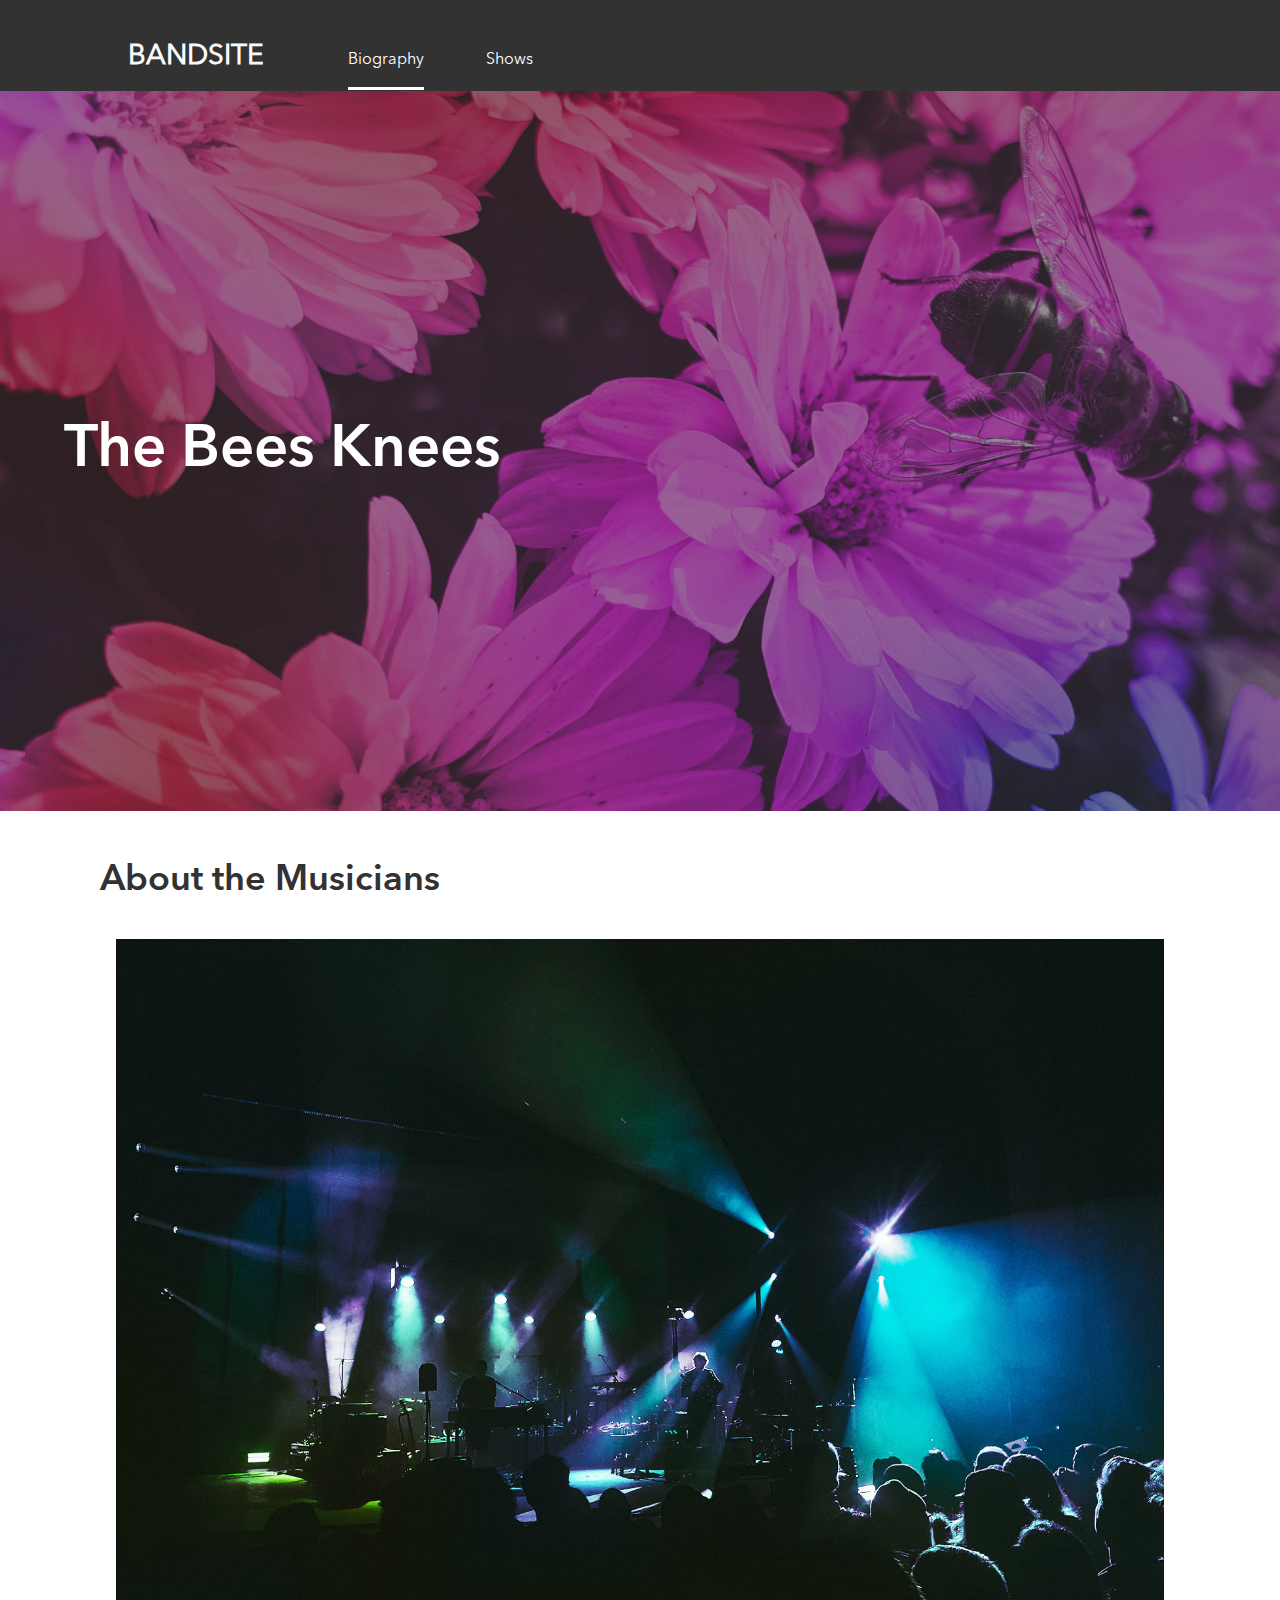
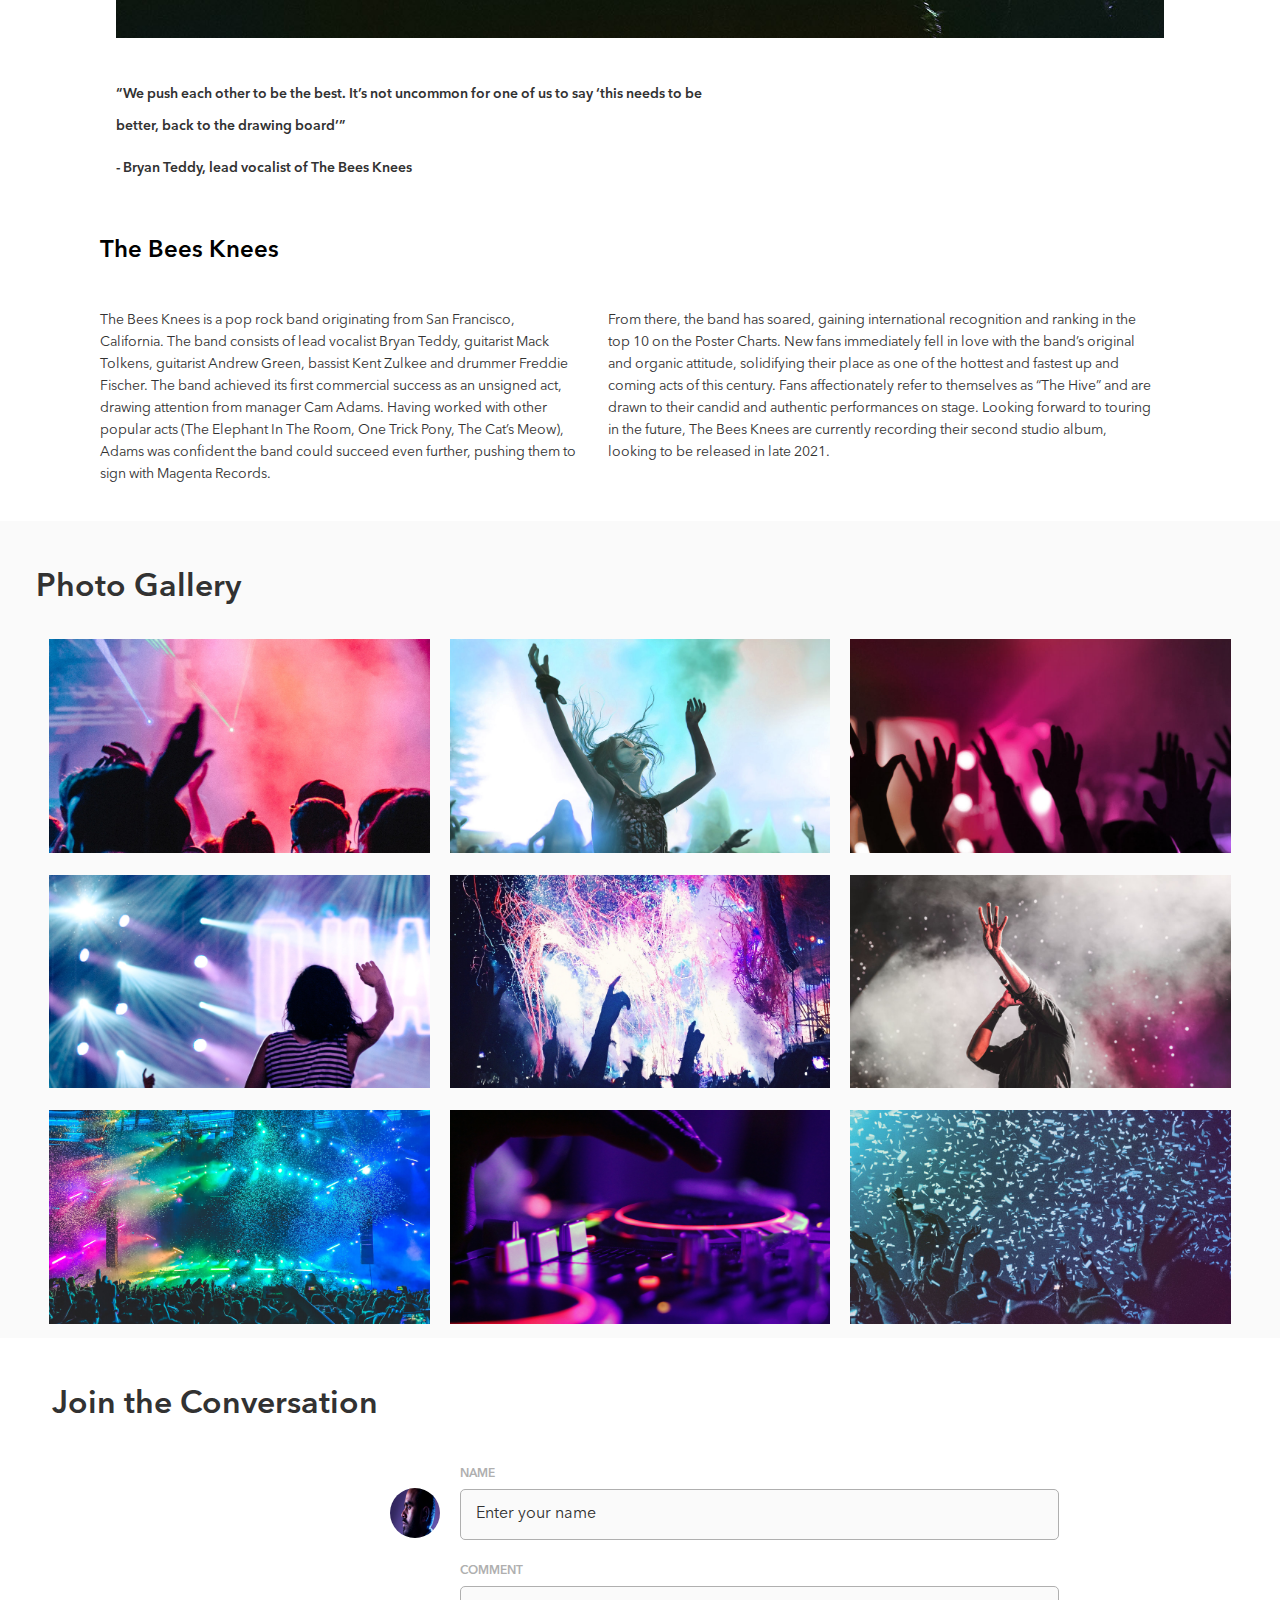
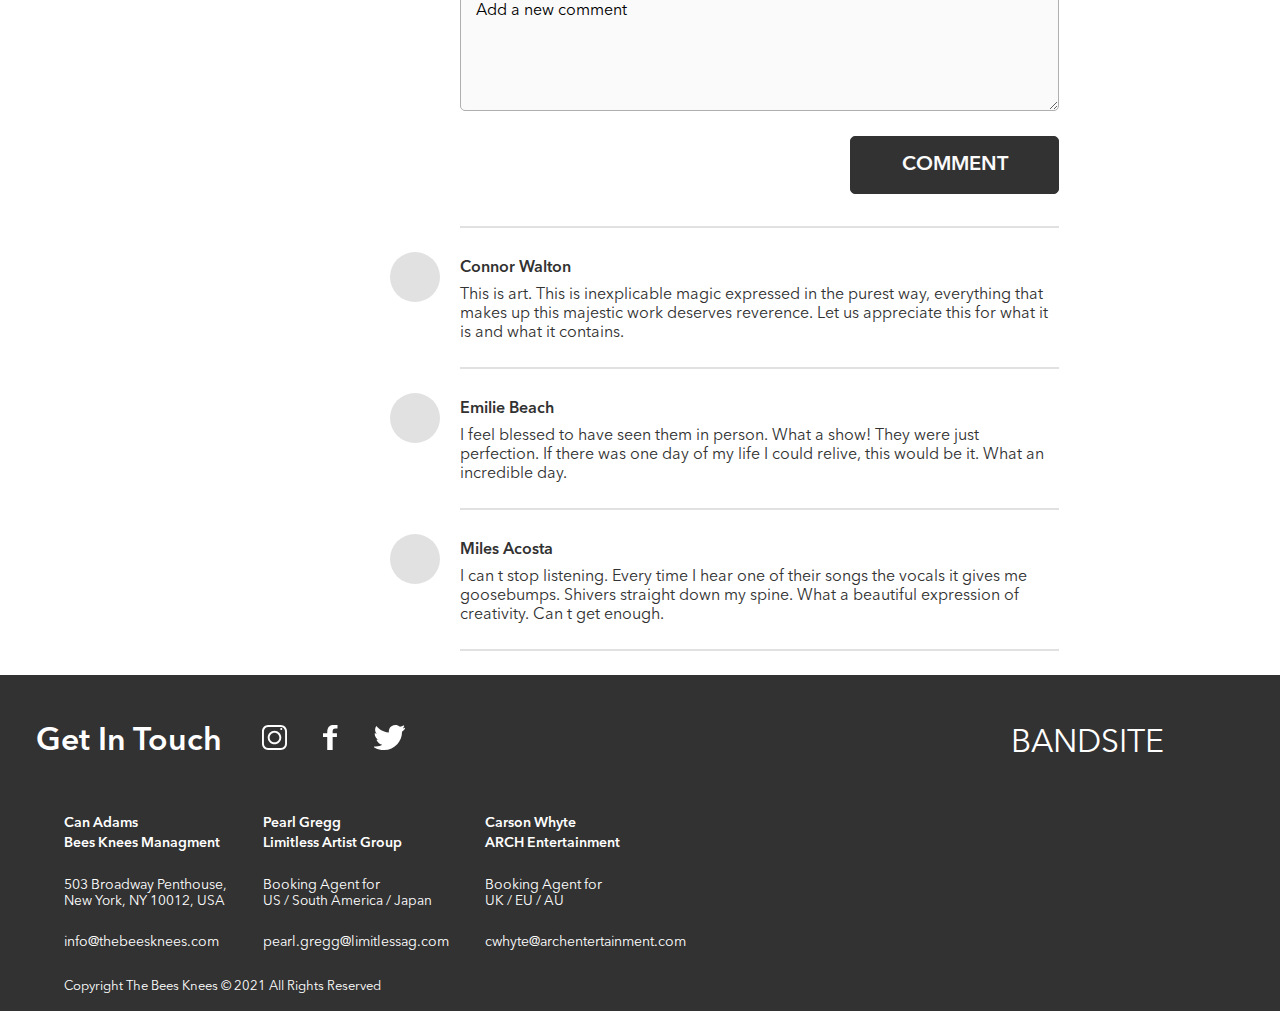
<file: index.html>
<!DOCTYPE html>
<html lang="en">
  <head>
    <meta charset="UTF-8" />
    <meta http-equiv="X-UA-Compatible" content="IE=edge" />
    <meta name="viewport" content="width=device-width, initial-scale=1.0" />
    <link rel="stylesheet" href="styles/bio.css" />
    <title>Band Site</title>
  </head>
  <body>
    <header>
      <h1><a href="index.html" class="header_component">BANDSITE</a></h1>
      <nav class="nav__links">
        <a class="header_component-logo1" href="index.html">Biography</a>
        <a class="header_component-logo2" href="pages/shows.html">Shows</a>
      </nav>
    </header>
    <main>
      <div class="hero">
        <p class="hero_title">The Bees Knees</p>
        <div class="color-overlay"></div>
      </div>
      <div>
        <div class="main__about">
          <p class="main__about--title">About the Musicians</p>
          <img class="main__about--img" src="assets/Images/band.jpg" />
          <p class="main__about--quote">
            “We push each other to be the best. It’s not uncommon for one of us
            to say ‘this needs to be better, back to the drawing board’”
          </p>
          <p class="main__about--source">
            - Bryan Teddy, lead vocalist of The Bees Knees
          </p>
        </div>
        <div class="main__about--info">
          <p class="main__about--paratitle">The Bees Knees</p>
          <section>
            <p class="main__about--para1">
              The Bees Knees is a pop rock band originating from San Francisco,
              California. The band consists of lead vocalist Bryan Teddy,
              guitarist Mack Tolkens, guitarist Andrew Green, bassist Kent
              Zulkee and drummer Freddie Fischer. The band achieved its first
              commercial success as an unsigned act, drawing attention from
              manager Cam Adams. Having worked with other popular acts (The
              Elephant In The Room, One Trick Pony, The Cat’s Meow), Adams was
              confident the band could succeed even further, pushing them to
              sign with Magenta Records.
            </p>
            <p class="main__about--para2">
              From there, the band has soared, gaining international recognition
              and ranking in the top 10 on the Poster Charts. New fans
              immediately fell in love with the band’s original and organic
              attitude, solidifying their place as one of the hottest and
              fastest up and coming acts of this century. Fans affectionately
              refer to themselves as “The Hive” and are drawn to their candid
              and authentic performances on stage. Looking forward to touring in
              the future, The Bees Knees are currently recording their second
              studio album, looking to be released in late 2021.
            </p>
          </section>
        </div>
      </div>
      <div class="main__gallery">
        <p>Photo Gallery</p>
        <section class="main__photos">
          <img
            class="main__photos--hover"
            src="assets/Images/Photo-gallery-1.jpg"
          />
          <img
            class="main__photos--hover"
            src="assets/Images/Photo-gallery-2.jpg"
          />
          <img
            class="main__photos--hover"
            src="assets/Images/Photo-gallery-3.jpg"
          />
          <img
            class="main__photos--hover"
            src="assets/Images/Photo-gallery-4.jpg"
          />
          <img
            class="main__photos--hover"
            src="assets/Images/Photo-gallery-5.jpg"
          />
          <img
            class="main__photos--hover"
            src="assets/Images/Photo-gallery-6.jpg"
          />
          <img
            class="main__photos--hover"
            src="assets/Images/Photo-gallery-7.jpg"
          />
          <img
            class="main__photos--hover"
            src="assets/Images/Photo-gallery-8.jpg"
          />
          <img
            class="main__photos--hover"
            src="assets/Images/Photo-gallery-9.jpg"
          />
        </section>
      </div>
      <div class="comment__section">
        <p class="comment__section-title">Join the Conversation</p>
        <form class="comment__section-form">
          <img class="comment__section-img" src="./assets/Images/Mohan-muruge.jpg" />
          <section class="comment__section-info">
          <p>NAME</p>
          <input class="comment__section-name" type="text" name="name" value="Enter your name">
          <p>COMMENT</p>
          <textarea class="comment__section-textarea" name="comment">Add a new comment</textarea> 
          <input class="comment__section-button" type="submit" value="COMMENT" />
          </section>
          <div class="comment__section-new">
              <!-- new comment area -->
            </div>
            <div class="comment__img"></div>
          <section class="comment__section-default">
            <p class="comment__section-person">Connor Walton</p>
            <p class="comment__section-comments">This is art. This is inexplicable magic expressed in the purest way, everything that
              makes up this majestic work deserves reverence. Let us appreciate this for what it
              is and what it contains.</p>
          </section>
          <div class="comment__img"></div>
          <section class="comment__section-default">
            <p class="comment__section-person">Emilie Beach</p>
            <p class="comment__section-comments">I feel blessed to have seen them in person. What a show! They were just
              perfection. If there was one day of my life I could relive, this would be it. What an
              incredible day.</p>
          </section>
          <div class="comment__img"></div>
          <section class="comment__section-default">
            <p class="comment__section-person">Miles Acosta</p>
            <p class="comment__section-comments">I can t stop listening. Every time I hear one of their songs the vocals it gives
              me goosebumps. Shivers straight down my spine. What a beautiful expression of
              creativity. Can t get enough.</p>
          </section>
        </form>
        <script src="scripts/index-page.js"></script>
      </div>
    </main>
    <footer>
      <p class="footer__title">Get In Touch</p>
      <section class="social__icons">
        <a href="https://www.instagram.com"
          ><img src="assets/Icons/SVG/Icon-instagram.svg"
        /></a>
        <a href="https://www.facebook.com"
          ><img src="assets/Icons/SVG/Icon-facebook.svg"
        /></a>
        <a href="https://www.twitter.com"
          ><img src="assets/Icons/SVG/Icon-twitter.svg"
        /></a>
      </section>
      <div class="footer__contact">
        <section class="footer__contact--top">
          <section class="footer__contact--title">
            <p>Can Adams</p>
            <p>Bees Knees Managment</p>
          </section>
          <p class="footer__contact--info">503 Broadway Penthouse,</p>
          <p class="footer__contact--country">New York, NY 10012, USA</p>
          <p class="footer__contact--info">info@thebeesknees.com</p>
        </section>
        <section class="footer__contact--middle">
          <section class="footer__contact--title">
            <p>Pearl Gregg</p>
            <p>Limitless Artist Group</p>
          </section>
          <p class="footer__contact--info">Booking Agent for</p>
          <p class="footer__contact--country">US / South America / Japan</p>
          <p class="footer__contact--info">pearl.gregg@limitlessag.com</p>
        </section>
        <section class="footer__contact--bottom">
          <section class="footer__contact--title">
            <p>Carson Whyte</p>
            <p>ARCH Entertainment</p>
          </section>
          <p class="footer__contact--info">Booking Agent for</p>
          <p class="footer__contact--country">UK / EU / AU</p>
          <p class="footer__contact--info">cwhyte@archentertainment.com</p>
        </section>
      </div>
      <section class="footer__bandsite">
        <p class="footer__bandsite--title">BANDSITE</p>
        <p class="footer__bandsite--copyright">
          Copyright The Bees Knees © 2021 All Rights Reserved
        </p>
      </section>
    </footer>
  </body>
</html>
</file>
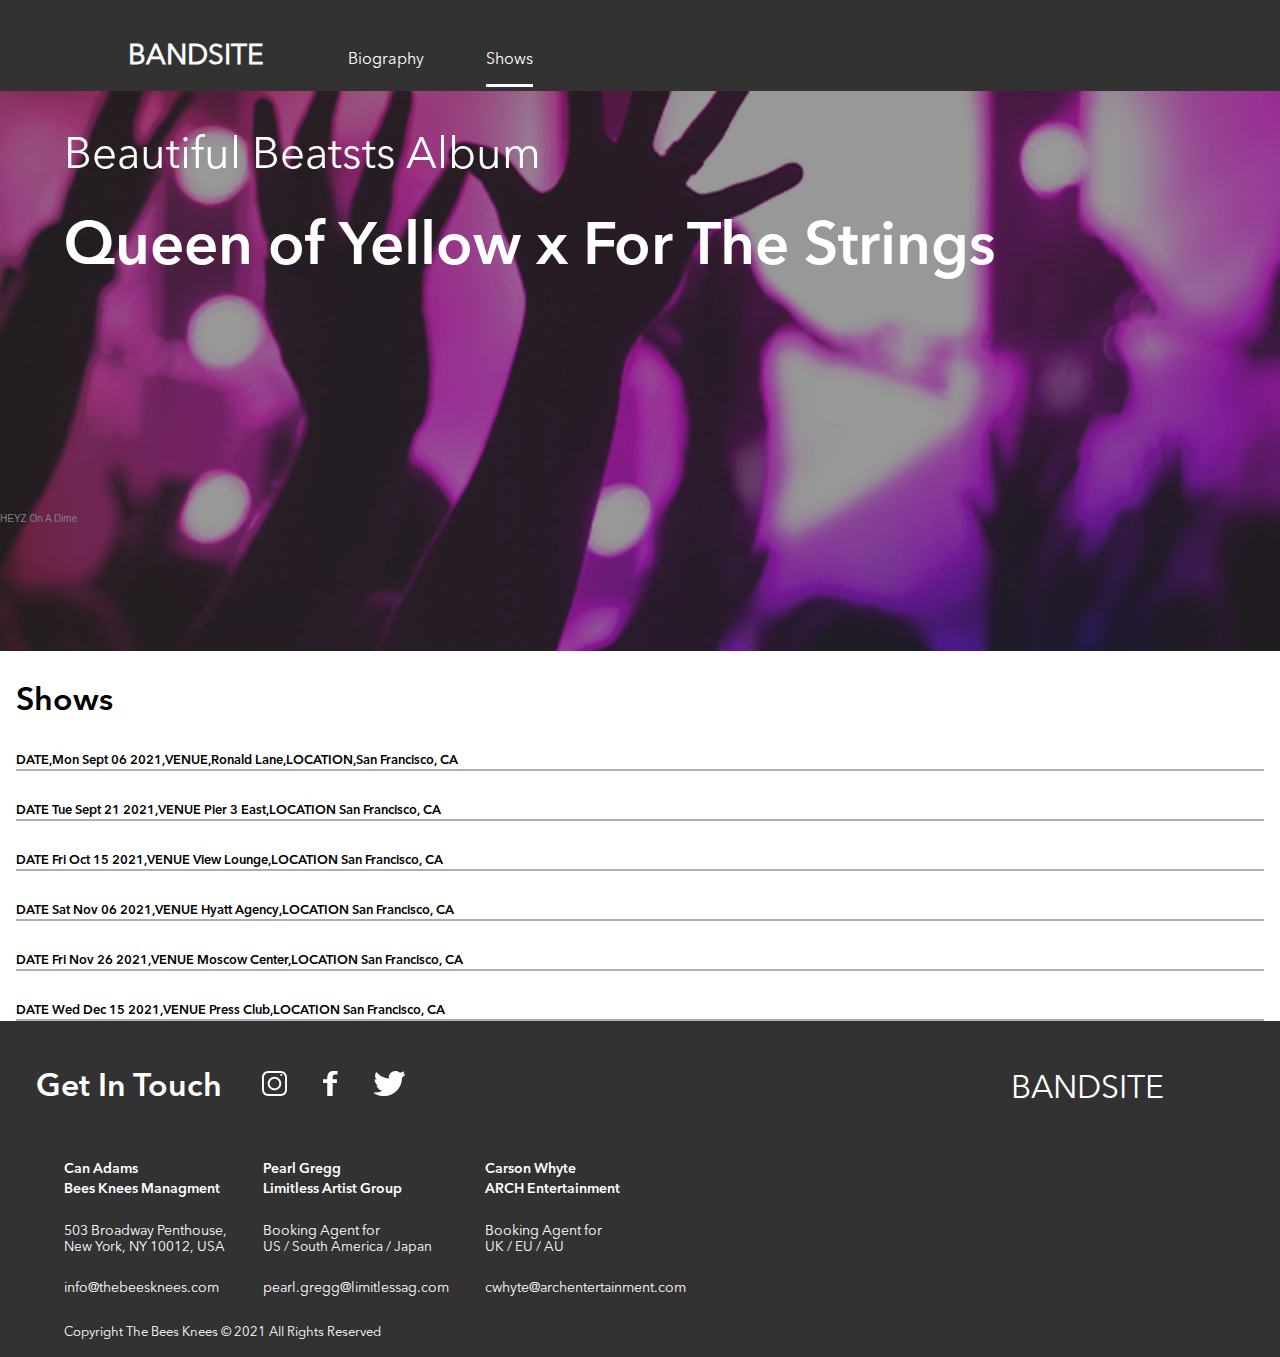
<file: pages/shows.html>
<!DOCTYPE html>
<html lang="en">
  <head>
    <meta charset="UTF-8" />
    <meta http-equiv="X-UA-Compatible" content="IE=edge" />
    <meta name="viewport" content="width=device-width, initial-scale=1.0" />
    <link rel="stylesheet" href="../styles/shows.css" />
    <title>Band Site</title>
  </head>
  <body>
    <header>
      <h1><a href="../index.html" class="header_component">BANDSITE</a></h1>
      <nav class="nav__links">
        <a class="header_component-logo1" href="../index.html">Biography</a>
        <a class="header_component-logo2" href="shows.html">Shows</a>
      </nav>
    </header>
        <div class="hero">
            <p class="hero__title-album">Beautiful Beatsts Album</p>
            <p class="hero__title-band">Queen of Yellow x For The Strings</p>
            <div class="color-overlay"></div>
            <iframe width="100%" height="166" scrolling="no" frameborder="no" allow="autoplay" src="https://w.soundcloud.com/player/?url=https%3A//api.soundcloud.com/tracks/1303405912&color=%23ff5500&auto_play=false&hide_related=false&show_comments=true&show_user=true&show_reposts=false&show_teaser=true"></iframe>
            <div style="font-size: 10px; color: #cccccc;line-break: anywhere;word-break: normal;overflow: hidden;white-space: nowrap;text-overflow: ellipsis; font-family: Interstate,Lucida Grande,Lucida Sans Unicode,Lucida Sans,Garuda,Verdana,Tahoma,sans-serif;font-weight: 100;">
                <a href="https://soundcloud.com/heyzmsc" title="HEYZ" target="_blank" style="color: #cccccc; text-decoration: none;">HEYZ</a> 
                <a href="https://soundcloud.com/heyzmsc/on-a-dime" title="On A Dime" target="_blank" style="color: #cccccc; text-decoration: none;">On A Dime</a>
            </div>
        </div>
    <main id="shows__page">
        <script type="text/javascript" src="../scripts/build-shows-page.js"></script>
    </main>
    <footer>
        <p class="footer__title">Get In Touch</p>
        <section class="social__icons">
          <a href="https://www.instagram.com"
            ><img src="../assets/Icons/SVG/Icon-instagram.svg"
          /></a>
          <a href="https://www.facebook.com"
            ><img src="../assets/Icons/SVG/Icon-facebook.svg"
          /></a>
          <a href="https://www.twitter.com"
            ><img src="../assets/Icons/SVG/Icon-twitter.svg"
          /></a>
        </section>
        <div class="footer__contact">
          <section class="footer__contact--top">
            <section class="footer__contact--title">
              <p>Can Adams</p>
              <p>Bees Knees Managment</p>
            </section>
            <p class="footer__contact--info">503 Broadway Penthouse,</p>
            <p class="footer__contact--country">New York, NY 10012, USA</p>
            <p class="footer__contact--info">info@thebeesknees.com</p>
          </section>
          <section class="footer__contact--middle">
            <section class="footer__contact--title">
              <p>Pearl Gregg</p>
              <p>Limitless Artist Group</p>
            </section>
            <p class="footer__contact--info">Booking Agent for</p>
            <p class="footer__contact--country">US / South America / Japan</p>
            <p class="footer__contact--info">pearl.gregg@limitlessag.com</p>
          </section>
          <section class="footer__contact--bottom">
            <section class="footer__contact--title">
              <p>Carson Whyte</p>
              <p>ARCH Entertainment</p>
            </section>
            <p class="footer__contact--info">Booking Agent for</p>
            <p class="footer__contact--country">UK / EU / AU</p>
            <p class="footer__contact--info">cwhyte@archentertainment.com</p>
          </section>
        </div>
        <section class="footer__bandsite">
          <p class="footer__bandsite--title">BANDSITE</p>
          <p class="footer__bandsite--copyright">
            Copyright The Bees Knees © 2021 All Rights Reserved
          </p>
        </section>
      </footer>
    </body>
  </html>
</file>
<file: styles/bio.css>
@font-face {
  font-family: "Avenir Next Bold";
  src: url(../assets/fonts/AvenirNextLTPro-Bold.otf);
}
@font-face {
  font-family: "Avenir Next Demi";
  src: url(../assets/fonts/AvenirNextLTPro-Demi.otf);
}
@font-face {
  font-family: "Avenir Next Regular";
  src: url(../assets/fonts/AvenirNextLTPro-Regular.otf);
}
/** Breakpoints **/
/** Body & Link Styling **/
* {
  box-sizing: border-box;
  margin: 0;
}

a:link {
  text-decoration: none;
}

.main__photos--hover:hover {
  opacity: 50%;
}

.header_component-logo1:hover {
  text-decoration: underline;
  -webkit-text-decoration-color: #fafafa;
          text-decoration-color: #fafafa;
  text-decoration-thickness: 3px;
  text-underline-offset: 21px;
}

.header_component-logo2:hover {
  text-decoration: underline;
  -webkit-text-decoration-color: #fafafa;
          text-decoration-color: #fafafa;
  text-decoration-thickness: 3px;
  text-underline-offset: 21px;
}

/** Navigation Styling **/
header {
  background-color: #323232;
  color: white;
}

header h1 {
  text-align: center;
}
@media screen and (min-width: 768px) {
  header h1 {
    display: inline-flex;
    padding-top: 20px;
    margin-right: 10%;
    padding-bottom: 7px;
    padding-left: 30px;
  }
}
@media screen and (min-width: 1280px) {
  header h1 {
    display: inline-flex;
    padding-top: 20px;
    margin-right: 80px;
    padding-bottom: 7px;
    padding-left: 10%;
  }
}

.header_component {
  font-family: "Avenir Next Regular";
  margin: 0;
  font-size: 1.75rem;
  text-decoration: none;
  color: #fafafa;
  padding-top: 20px;
  padding-bottom: 10px;
}

header p {
  font-family: "Avenir Next Regular";
  margin: 0;
  font-size: 1.75rem;
  text-decoration: none;
  text-align: center;
  padding-top: 20px;
  padding-bottom: 10px;
}
@media screen and (min-width: 768px) {
  header p {
    display: inline-flex;
    padding-top: 20px;
    margin-right: 10%;
    padding-bottom: 7px;
    padding-left: 30px;
  }
}
@media screen and (min-width: 1280px) {
  header p {
    display: inline-flex;
    padding-top: 20px;
    margin-right: 80px;
    padding-bottom: 7px;
    padding-left: 10%;
  }
}

.nav__links {
  font-family: "Avenir Next Regular";
}
@media screen and (max-width: 767px) {
  .nav__links {
    display: flex;
    flex-direction: row;
    justify-content: space-evenly;
  }
}
@media screen and (min-width: 768px) {
  .nav__links {
    display: inline-flex;
  }
}

.header_component-logo1 {
  border-bottom: 3px solid white;
  padding-bottom: 17px;
  color: white;
}
@media screen and (max-width: 767px) {
  .header_component-logo1 {
    width: 50%;
    text-align: center;
  }
}
@media screen and (min-width: 768px) {
  .header_component-logo1 {
    display: inline;
    width: 100%;
    margin-right: 50%;
    padding-top: 20px;
  }
}

.header_component-logo2 {
  width: 50%;
  color: white;
}
@media screen and (max-width: 767px) {
  .header_component-logo2 {
    text-align: center;
  }
}
@media screen and (min-width: 768px) {
  .header_component-logo2 {
    display: inline;
    width: 100%;
    margin-right: 50%;
    padding-top: 20px;
  }
}

/** Main Styling  **/
.hero {
  display: flex;
  align-items: center;
  background-image: url("../assets/Images/hero-bio.jpg");
  background-size: cover;
  background-position: center;
  position: relative;
}
@media screen and (max-width: 767px) {
  .hero {
    height: 15rem;
    width: auto;
  }
}
@media screen and (min-width: 768px) {
  .hero {
    height: 30rem;
    width: auto;
  }
}
@media screen and (min-width: 1280px) {
  .hero {
    height: 45rem;
    width: auto;
  }
}

.color-overlay {
  width: 100%;
  height: 100%;
  background: #323232;
  opacity: 50%;
  position: absolute;
  z-index: 1;
}

.hero_title {
  position: relative;
  font-family: "Avenir Next Demi";
  color: white;
  z-index: 2;
}
@media screen and (max-width: 767px) {
  .hero_title {
    padding-left: 16px;
    font-size: 2rem;
    line-height: 32px;
  }
}
@media screen and (min-width: 768px) {
  .hero_title {
    padding-left: 36px;
    font-size: 3.75rem;
    line-height: 68px;
  }
}
@media screen and (min-width: 1280px) {
  .hero_title {
    padding-left: 64px;
    font-size: 3.75rem;
    line-height: 68px;
  }
}

main div {
  color: #323232;
}

@media screen and (min-width: 768px) {
  .main__about {
    margin-left: 16px;
    margin-right: 16px;
  }
}
@media screen and (min-width: 1280px) {
  .main__about {
    margin-left: 36px;
    margin-right: 36px;
  }
}

.main__about--title {
  font-family: "Avenir Next Demi";
}
@media screen and (max-width: 767px) {
  .main__about--title {
    font-size: 2rem;
    padding-left: 16px;
    padding-top: 24px;
    margin-bottom: 16px;
    line-height: 32px;
  }
}
@media screen and (min-width: 768px) {
  .main__about--title {
    font-size: 2.25rem;
    padding-left: 36px;
    padding-top: 48px;
    margin-bottom: 36px;
    line-height: 44px;
  }
}
@media screen and (min-width: 1280px) {
  .main__about--title {
    font-size: 2.25rem;
    padding-left: 64px;
    padding-top: 48px;
    margin-bottom: 36px;
    line-height: 44px;
  }
}

@media screen and (max-width: 767px) {
  .main__about--img {
    width: 100%;
    height: auto;
    padding-left: 16px;
    padding-right: 16px;
  }
}
@media screen and (min-width: 768px) {
  .main__about--img {
    width: 100%;
    height: auto;
    padding-left: 36px;
    padding-right: 36px;
  }
}
@media screen and (min-width: 1280px) {
  .main__about--img {
    width: 100%;
    height: auto;
    padding-left: 80px;
    padding-right: 80px;
  }
}

.main__about .main__about--quote {
  font-family: "Avenir Next Demi";
  font-size: 0.875rem;
  margin: 0;
}
@media screen and (max-width: 767px) {
  .main__about .main__about--quote {
    padding: 16px 16px 8px 16px;
    line-height: 22px;
  }
}
@media screen and (min-width: 768px) {
  .main__about .main__about--quote {
    padding: 36px 36px 18px 36px;
    line-height: 32px;
  }
}
@media screen and (min-width: 1280px) {
  .main__about .main__about--quote {
    padding: 36px 36px 18px 80px;
    width: 60%;
    line-height: 32px;
  }
}

.main__about .main__about--source {
  font-family: "Avenir Next Demi";
  font-size: 0.875rem;
  margin: 0;
}
@media screen and (max-width: 767px) {
  .main__about .main__about--source {
    padding: 0 16px;
  }
}
@media screen and (min-width: 768px) {
  .main__about .main__about--source {
    padding: 0 36px;
  }
}
@media screen and (min-width: 1280px) {
  .main__about .main__about--source {
    padding: 0 80px;
  }
}

.main__about--info {
  font-family: "Avenir Next Regular";
}
@media screen and (min-width: 768px) {
  .main__about--info {
    margin-left: 16px;
    margin-right: 16px;
  }
}
@media screen and (min-width: 1280px) {
  .main__about--info {
    margin-left: 36px;
    margin-right: 36px;
  }
}

.main__about--info .main__about--paratitle {
  color: black;
}
@media screen and (max-width: 767px) {
  .main__about--info .main__about--paratitle {
    font-family: "Avenir Next Regular";
    font-size: 1rem;
    padding: 24px 16px 16px 16px;
    line-height: 32px;
  }
}
@media screen and (min-width: 768px) {
  .main__about--info .main__about--paratitle {
    font-family: "Avenir Next Demi";
    padding: 52px 36px 36px 36px;
    font-size: 1.5rem;
    line-height: 44px;
  }
}
@media screen and (min-width: 1280px) {
  .main__about--info .main__about--paratitle {
    font-family: "Avenir Next Demi";
    padding: 52px 36px 36px 64px;
    font-size: 1.5rem;
    line-height: 44px;
  }
}

.main__about--info .main__about--para1,
.main__about--info .main__about--para2 {
  font-family: "Avenir Next Regular";
}
@media screen and (max-width: 767px) {
  .main__about--info .main__about--para1,
.main__about--info .main__about--para2 {
    padding: 0 16px 16px 16px;
    font-size: 0.8125;
    line-height: 18px;
  }
}
@media screen and (min-width: 768px) {
  .main__about--info .main__about--para1,
.main__about--info .main__about--para2 {
    line-height: 20pt;
    font-size: 0.875rem;
    line-height: 22px;
  }
}
@media screen and (min-width: 1280px) {
  .main__about--info .main__about--para1,
.main__about--info .main__about--para2 {
    line-height: 20pt;
    font-size: 0.875rem;
    line-height: 22px;
  }
}

@media screen and (min-width: 768px) {
  .main__about--info .main__about--para1 {
    display: inline-flex;
    flex-direction: row;
    width: 45%;
    padding: 0 0px 36px 36px;
  }
}
@media screen and (min-width: 1280px) {
  .main__about--info .main__about--para1 {
    display: inline-flex;
    flex-direction: row;
    width: 45%;
    padding: 0 0px 36px 64px;
  }
}

@media screen and (min-width: 768px) {
  .main__about--info .main__about--para2 {
    display: inline-flex;
    flex-direction: row;
    width: 50%;
    padding: 0 36px 36px 24px;
  }
}

/**Main Photo Gallery Styling**/
.main__gallery {
  font-family: "Avenir Next Demi";
  background-color: #fafafa;
  color: #323232;
}

.main__gallery p {
  font-size: 2rem;
}
@media screen and (max-width: 767px) {
  .main__gallery p {
    padding: 24px 16px 0 16px;
  }
}
@media screen and (min-width: 768px) {
  .main__gallery p {
    padding: 48px 0 0 36px;
  }
}
@media screen and (min-width: 1280px) {
  .main__gallery p {
    padding: 48px 0 0 36px;
  }
}

@media screen and (min-width: 768px) {
  .main__photos {
    padding-top: 24px;
    margin-left: auto;
    margin-right: auto;
    text-align: center;
  }
}

.main__photos img {
  width: 100%;
  height: auto;
}
@media screen and (max-width: 767px) {
  .main__photos img {
    padding: 8px 16px;
  }
}
@media screen and (min-width: 768px) {
  .main__photos img {
    display: inline-flex;
    flex-direction: row;
    width: 31%;
    height: auto;
    padding: 8px 8px;
  }
}

/**Main Comment Section Styling**/
.comment__section-title {
  font-family: "Avenir Next Demi";
  color: #323232;
  background-color: white;
}

.comment__section {
  font-family: "Avenir Next Demi";
  color: #AFAFAF;
  background-color: white;
  padding: 0 16px 0 16px;
}

.comment__section-title {
  font-size: 2rem;
}
@media screen and (max-width: 767px) {
  .comment__section-title {
    padding: 24px 16px 0 0;
  }
}
@media screen and (min-width: 768px) {
  .comment__section-title {
    padding: 48px 0 0 36px;
  }
}
@media screen and (min-width: 1280px) {
  .comment__section-title {
    padding: 48px 0 0 36px;
  }
}

.comment__section-img {
  margin-top: 64px;
  display: inline;
  width: 50px;
  height: 50px;
  border-radius: 50%;
  position: relative;
  overflow: hidden;
  margin-bottom: -95px;
}

.comment__section-form {
  display: flex;
  flex-direction: column;
}
@media screen and (min-width: 1280px) {
  .comment__section-form {
    margin-left: 30%;
    margin-right: 10%;
  }
}

.comment__section-info {
  display: flex;
  width: 80%;
  flex-direction: column;
  margin-left: 70px;
  border-bottom: 2px solid #E1E1E1;
  padding-bottom: 16px;
  margin-bottom: 24px;
}

.comment__section-info p {
  padding: 24px 0 8px 0;
  font-size: 0.75rem;
}

.comment__section-textarea {
  height: 125px;
  width: 100%;
  border: 1px solid #AFAFAF;
  font-family: "Avenir Next Regular";
  background-color: #fafafa;
  font-size: 1rem;
  padding: 15px;
  margin-bottom: 25px;
  border-radius: 5px;
}

.comment__section-default {
  display: flex;
  width: 80%;
  flex-direction: column;
  margin-left: 70px;
  margin-top: -75px;
}

.comment__section-name {
  width: 100%;
  border: 1px solid #AFAFAF;
  color: #323232;
  font-family: "Avenir Next Regular";
  background-color: #fafafa;
  font-size: 1rem;
  padding: 15px;
  border-radius: 5px;
}

.comment__section-button {
  width: 100%;
  font-family: "Avenir Next Demi";
  background-color: #323232;
  border: 1px solid #323232;
  color: #fafafa;
  font-size: 1.25rem;
  padding: 16px 0 16px 0;
  margin-bottom: 16px;
  border-radius: 5px;
}
@media screen and (min-width: 768px) {
  .comment__section-button {
    width: 35%;
    margin-left: 65%;
  }
}

.comment__section-person {
  font-family: "Avenir Next Demi";
  color: #323232;
  padding-top: 32px;
  padding-bottom: 8px;
}

.comment__section-comments {
  font-family: "Avenir Next Regular";
  color: #323232;
  padding-bottom: 24px;
  border-bottom: 2px solid #E1E1E1;
  margin-bottom: 24px;
}

.comment__img {
  display: inline;
  width: 50px;
  height: 50px;
  border-radius: 50%;
  position: relative;
  overflow: hidden;
  background-color: #E1E1E1;
}

.comment__section-new {
  font-family: "Avenir Next Regular";
  color: #323232;
  padding-left: 70px;
}

/** Footer Styling **/
footer {
  background-color: #323232;
  color: white;
  padding-right: 16px;
}
@media screen and (max-width: 767px) {
  footer {
    padding-left: 16px;
  }
}

.footer__title {
  font-family: "Avenir Next Demi";
  font-size: 2rem;
}
@media screen and (max-width: 767px) {
  .footer__title {
    padding-top: 24px;
    padding-bottom: 16px;
  }
}
@media screen and (min-width: 768px) {
  .footer__title {
    display: inline-flex;
    padding: 48px 36px 36px 36px;
  }
}
@media screen and (min-width: 1280px) {
  .footer__title {
    display: inline-flex;
    padding: 48px 36px 36px 36px;
  }
}

@media screen and (min-width: 768px) {
  .social__icons {
    display: inline;
    margin-right: 15%;
  }
}
@media screen and (min-width: 1280px) {
  .social__icons {
    display: inline;
    margin-right: 60%;
  }
}

footer img {
  width: auto;
  height: 25px;
}

footer a {
  padding-right: 32px;
}

@media screen and (min-width: 768px) {
  .footer__contact {
    display: inline-flex;
    flex-direction: row;
    justify-content: flex-start;
  }
}

.footer__contact--top {
  padding-top: 16px;
}
@media screen and (min-width: 768px) {
  .footer__contact--top {
    display: inline-flex;
    flex-direction: column;
    width: 80%;
    padding-right: 36px;
    padding-left: 36px;
  }
}
@media screen and (min-width: 1280px) {
  .footer__contact--top {
    display: inline-flex;
    flex-direction: column;
    width: 100%;
    padding-right: 36px;
    padding-left: 64px;
  }
}

.footer__contact--middle {
  padding-top: 16px;
}
@media screen and (min-width: 768px) {
  .footer__contact--middle {
    display: inline-flex;
    flex-direction: column;
    width: 80%;
    padding-right: 36px;
  }
}

.footer__contact--bottom {
  padding-top: 16px;
}
@media screen and (min-width: 768px) {
  .footer__contact--bottom {
    display: inline-flex;
    flex-direction: column;
    width: 80%;
  }
}

.footer__contact--title {
  font-family: "Avenir Next Demi";
}
@media screen and (max-width: 767px) {
  .footer__contact--title {
    padding-top: 16px;
    padding-bottom: 16px;
    font-size: 0.8125rem;
  }
}
@media screen and (min-width: 768px) {
  .footer__contact--title {
    padding-bottom: 24px;
    line-height: 15pt;
    font-size: 0.875rem;
  }
}
@media screen and (min-width: 1280px) {
  .footer__contact--title {
    font-size: 0.875rem;
  }
}

.footer__contact--info {
  font-family: "Avenir Next Regular";
}
@media screen and (max-width: 767px) {
  .footer__contact--info {
    padding-bottom: 24px;
    font-size: 0.8125rem;
  }
}
@media screen and (min-width: 768px) {
  .footer__contact--info {
    font-size: 0.875rem;
  }
}
@media screen and (min-width: 1280px) {
  .footer__contact--info {
    font-size: 0.875rem;
  }
}

.footer__contact--country {
  font-family: "Avenir Next Regular";
  font-size: 0.85rem;
}
@media screen and (max-width: 767px) {
  .footer__contact--country {
    padding-bottom: 24px;
  }
}
@media screen and (min-width: 768px) {
  .footer__contact--country {
    padding-bottom: 24px;
  }
}

footer .footer__bandsite--title {
  font-family: "Avenir Next Regular";
  font-size: 2rem;
  padding-top: 24px;
  padding-bottom: 16px;
}
@media screen and (min-width: 768px) {
  footer .footer__bandsite--title {
    display: flex;
    margin-top: -250px;
    margin-left: 80%;
  }
}

.footer__bandsite--copyright {
  font-family: "Avenir Next Regular";
  font-size: 0.8125rem;
  padding-bottom: 16px;
}
@media screen and (min-width: 768px) {
  .footer__bandsite--copyright {
    padding-left: 36px;
    align-self: flex-start;
    margin-top: 200px;
  }
}
@media screen and (min-width: 1280px) {
  .footer__bandsite--copyright {
    padding-left: 64px;
    align-self: flex-start;
    margin-top: 200px;
  }
}/*# sourceMappingURL=bio.css.map */
</file>
<file: styles/shows.css>
@font-face {
  font-family: "Avenir Next Bold";
  src: url(../assets/fonts/AvenirNextLTPro-Bold.otf);
}
@font-face {
  font-family: "Avenir Next Demi";
  src: url(../assets/fonts/AvenirNextLTPro-Demi.otf);
}
@font-face {
  font-family: "Avenir Next Regular";
  src: url(../assets/fonts/AvenirNextLTPro-Regular.otf);
}
/** Breakpoints **/
/** Body & Link Styling **/
* {
  box-sizing: border-box;
  margin: 0;
}

a:link {
  text-decoration: none;
}

.main__photos--hover:hover {
  opacity: 50%;
}

.header_component-logo1:hover {
  text-decoration: underline;
  -webkit-text-decoration-color: #fafafa;
          text-decoration-color: #fafafa;
  text-decoration-thickness: 3px;
  text-underline-offset: 18px;
}

.header_component-logo2:hover {
  text-decoration: underline;
  -webkit-text-decoration-color: #fafafa;
          text-decoration-color: #fafafa;
  text-decoration-thickness: 3px;
  text-underline-offset: 18px;
}

/** Navigation Styling **/
header {
  background-color: #323232;
  color: white;
}

header h1 {
  text-align: center;
}
@media screen and (min-width: 768px) {
  header h1 {
    display: inline-flex;
    padding-top: 20px;
    margin-right: 10%;
    padding-bottom: 7px;
    padding-left: 30px;
  }
}
@media screen and (min-width: 1280px) {
  header h1 {
    display: inline-flex;
    padding-top: 20px;
    margin-right: 80px;
    padding-bottom: 7px;
    padding-left: 10%;
  }
}

.header_component {
  font-family: "Avenir Next Regular";
  margin: 0;
  font-size: 1.75rem;
  text-decoration: none;
  color: #fafafa;
  padding-top: 20px;
  padding-bottom: 10px;
}

header p {
  font-family: "Avenir Next Regular";
  margin: 0;
  font-size: 1.75rem;
  text-decoration: none;
  text-align: center;
  padding-top: 20px;
  padding-bottom: 10px;
}
@media screen and (min-width: 768px) {
  header p {
    display: inline-flex;
    padding-top: 20px;
    margin-right: 10%;
    padding-bottom: 7px;
    padding-left: 30px;
  }
}
@media screen and (min-width: 1280px) {
  header p {
    display: inline-flex;
    padding-top: 20px;
    margin-right: 80px;
    padding-bottom: 7px;
    padding-left: 10%;
  }
}

.nav__links {
  font-family: "Avenir Next Regular";
}
@media screen and (max-width: 767px) {
  .nav__links {
    display: flex;
    flex-direction: row;
    justify-content: space-evenly;
  }
}
@media screen and (min-width: 768px) {
  .nav__links {
    display: inline-flex;
  }
}

.header_component-logo1 {
  padding-bottom: 17px;
  color: white;
}
@media screen and (max-width: 767px) {
  .header_component-logo1 {
    width: 50%;
    text-align: center;
  }
}
@media screen and (min-width: 768px) {
  .header_component-logo1 {
    display: inline;
    width: 100%;
    margin-right: 50%;
    padding-top: 20px;
  }
}

.header_component-logo2 {
  border-bottom: 3px solid white;
  width: 50%;
  color: white;
}
@media screen and (max-width: 767px) {
  .header_component-logo2 {
    text-align: center;
  }
}
@media screen and (min-width: 768px) {
  .header_component-logo2 {
    display: inline;
    width: 100%;
    margin-right: 50%;
    padding-top: 20px;
  }
}

/**Hero Styling**/
.hero {
  display: flex;
  background-image: url("../assets/Images/hero-shows.jpg");
  background-size: cover;
  background-position: center;
  position: relative;
  flex-direction: column;
  align-items: flex-start;
}
@media screen and (max-width: 767px) {
  .hero {
    height: 22rem;
    width: auto;
  }
}
@media screen and (min-width: 768px) {
  .hero {
    height: 30rem;
    width: auto;
  }
}
@media screen and (min-width: 1280px) {
  .hero {
    height: 35rem;
    width: auto;
  }
}

.color-overlay {
  width: 100%;
  height: 100%;
  background: #323232;
  opacity: 50%;
  position: absolute;
  z-index: 1;
}

div .hero__title-album {
  position: relative;
  font-family: "Avenir Next Regular";
  color: white;
  z-index: 2;
  font-size: 1rem;
  padding: 32px 16px;
}
@media screen and (min-width: 768px) {
  div .hero__title-album {
    padding-bottom: 24px;
    padding-left: 36px;
    font-size: 2.75rem;
    line-height: 68px;
  }
}
@media screen and (min-width: 1280px) {
  div .hero__title-album {
    padding-left: 64px;
    padding-bottom: 24px;
    font-size: 2.75rem;
    line-height: 68px;
  }
}

.hero__title-band {
  position: relative;
  font-family: "Avenir Next Demi";
  color: white;
  z-index: 2;
  padding-bottom: 24px;
  padding-left: 16px;
  font-size: 2rem;
  line-height: 32px;
}
@media screen and (min-width: 768px) {
  .hero__title-band {
    padding-bottom: 36px;
    padding-left: 36px;
    font-size: 3.75rem;
    line-height: 68px;
  }
}
@media screen and (min-width: 1280px) {
  .hero__title-band {
    padding-left: 64px;
    padding-bottom: 64px;
    font-size: 3.75rem;
    line-height: 68px;
  }
}

iframe {
  padding: 0 16px 16px 16px;
}

/**Main Styling**/
main {
  font-family: "Avenir Next Demi";
  margin-left: 16px;
  margin-right: 16px;
  margin-top: 32px;
  font-size: 1rem;
}

li {
  list-style: none;
  font-family: "Avenir Next Demi";
  color: black;
  margin-top: 32px;
  font-size: 0.8rem;
  border-bottom: 2px solid #AFAFAF;
}

/** Footer Styling **/
footer {
  background-color: #323232;
  color: white;
  padding-right: 16px;
}
@media screen and (max-width: 767px) {
  footer {
    padding-left: 16px;
  }
}

.footer__title {
  font-family: "Avenir Next Demi";
  font-size: 2rem;
}
@media screen and (max-width: 767px) {
  .footer__title {
    padding-top: 24px;
    padding-bottom: 16px;
  }
}
@media screen and (min-width: 768px) {
  .footer__title {
    display: inline-flex;
    padding: 48px 36px 36px 36px;
  }
}
@media screen and (min-width: 1280px) {
  .footer__title {
    display: inline-flex;
    padding: 48px 36px 36px 36px;
  }
}

@media screen and (min-width: 768px) {
  .social__icons {
    display: inline;
    margin-right: 15%;
  }
}
@media screen and (min-width: 1280px) {
  .social__icons {
    display: inline;
    margin-right: 60%;
  }
}

footer img {
  width: auto;
  height: 25px;
}

footer a {
  padding-right: 32px;
}

@media screen and (min-width: 768px) {
  .footer__contact {
    display: inline-flex;
    flex-direction: row;
    justify-content: flex-start;
  }
}

.footer__contact--top {
  padding-top: 16px;
}
@media screen and (min-width: 768px) {
  .footer__contact--top {
    display: inline-flex;
    flex-direction: column;
    width: 80%;
    padding-right: 36px;
    padding-left: 36px;
  }
}
@media screen and (min-width: 1280px) {
  .footer__contact--top {
    display: inline-flex;
    flex-direction: column;
    width: 100%;
    padding-right: 36px;
    padding-left: 64px;
  }
}

.footer__contact--middle {
  padding-top: 16px;
}
@media screen and (min-width: 768px) {
  .footer__contact--middle {
    display: inline-flex;
    flex-direction: column;
    width: 80%;
    padding-right: 36px;
  }
}

.footer__contact--bottom {
  padding-top: 16px;
}
@media screen and (min-width: 768px) {
  .footer__contact--bottom {
    display: inline-flex;
    flex-direction: column;
    width: 80%;
  }
}

.footer__contact--title {
  font-family: "Avenir Next Demi";
}
@media screen and (max-width: 767px) {
  .footer__contact--title {
    padding-top: 16px;
    padding-bottom: 16px;
    font-size: 0.8125rem;
  }
}
@media screen and (min-width: 768px) {
  .footer__contact--title {
    padding-bottom: 24px;
    line-height: 15pt;
    font-size: 0.875rem;
  }
}
@media screen and (min-width: 1280px) {
  .footer__contact--title {
    font-size: 0.875rem;
  }
}

.footer__contact--info {
  font-family: "Avenir Next Regular";
}
@media screen and (max-width: 767px) {
  .footer__contact--info {
    padding-bottom: 24px;
    font-size: 0.8125rem;
  }
}
@media screen and (min-width: 768px) {
  .footer__contact--info {
    font-size: 0.875rem;
  }
}
@media screen and (min-width: 1280px) {
  .footer__contact--info {
    font-size: 0.875rem;
  }
}

.footer__contact--country {
  font-family: "Avenir Next Regular";
  font-size: 0.85rem;
}
@media screen and (max-width: 767px) {
  .footer__contact--country {
    padding-bottom: 24px;
  }
}
@media screen and (min-width: 768px) {
  .footer__contact--country {
    padding-bottom: 24px;
  }
}

footer .footer__bandsite--title {
  font-family: "Avenir Next Regular";
  font-size: 2rem;
  padding-top: 24px;
  padding-bottom: 16px;
}
@media screen and (min-width: 768px) {
  footer .footer__bandsite--title {
    display: flex;
    margin-top: -250px;
    margin-left: 80%;
  }
}

.footer__bandsite--copyright {
  font-family: "Avenir Next Regular";
  font-size: 0.8125rem;
  padding-bottom: 16px;
}
@media screen and (min-width: 768px) {
  .footer__bandsite--copyright {
    padding-left: 36px;
    align-self: flex-start;
    margin-top: 200px;
  }
}
@media screen and (min-width: 1280px) {
  .footer__bandsite--copyright {
    padding-left: 64px;
    align-self: flex-start;
    margin-top: 200px;
  }
}/*# sourceMappingURL=shows.css.map */
</file>
